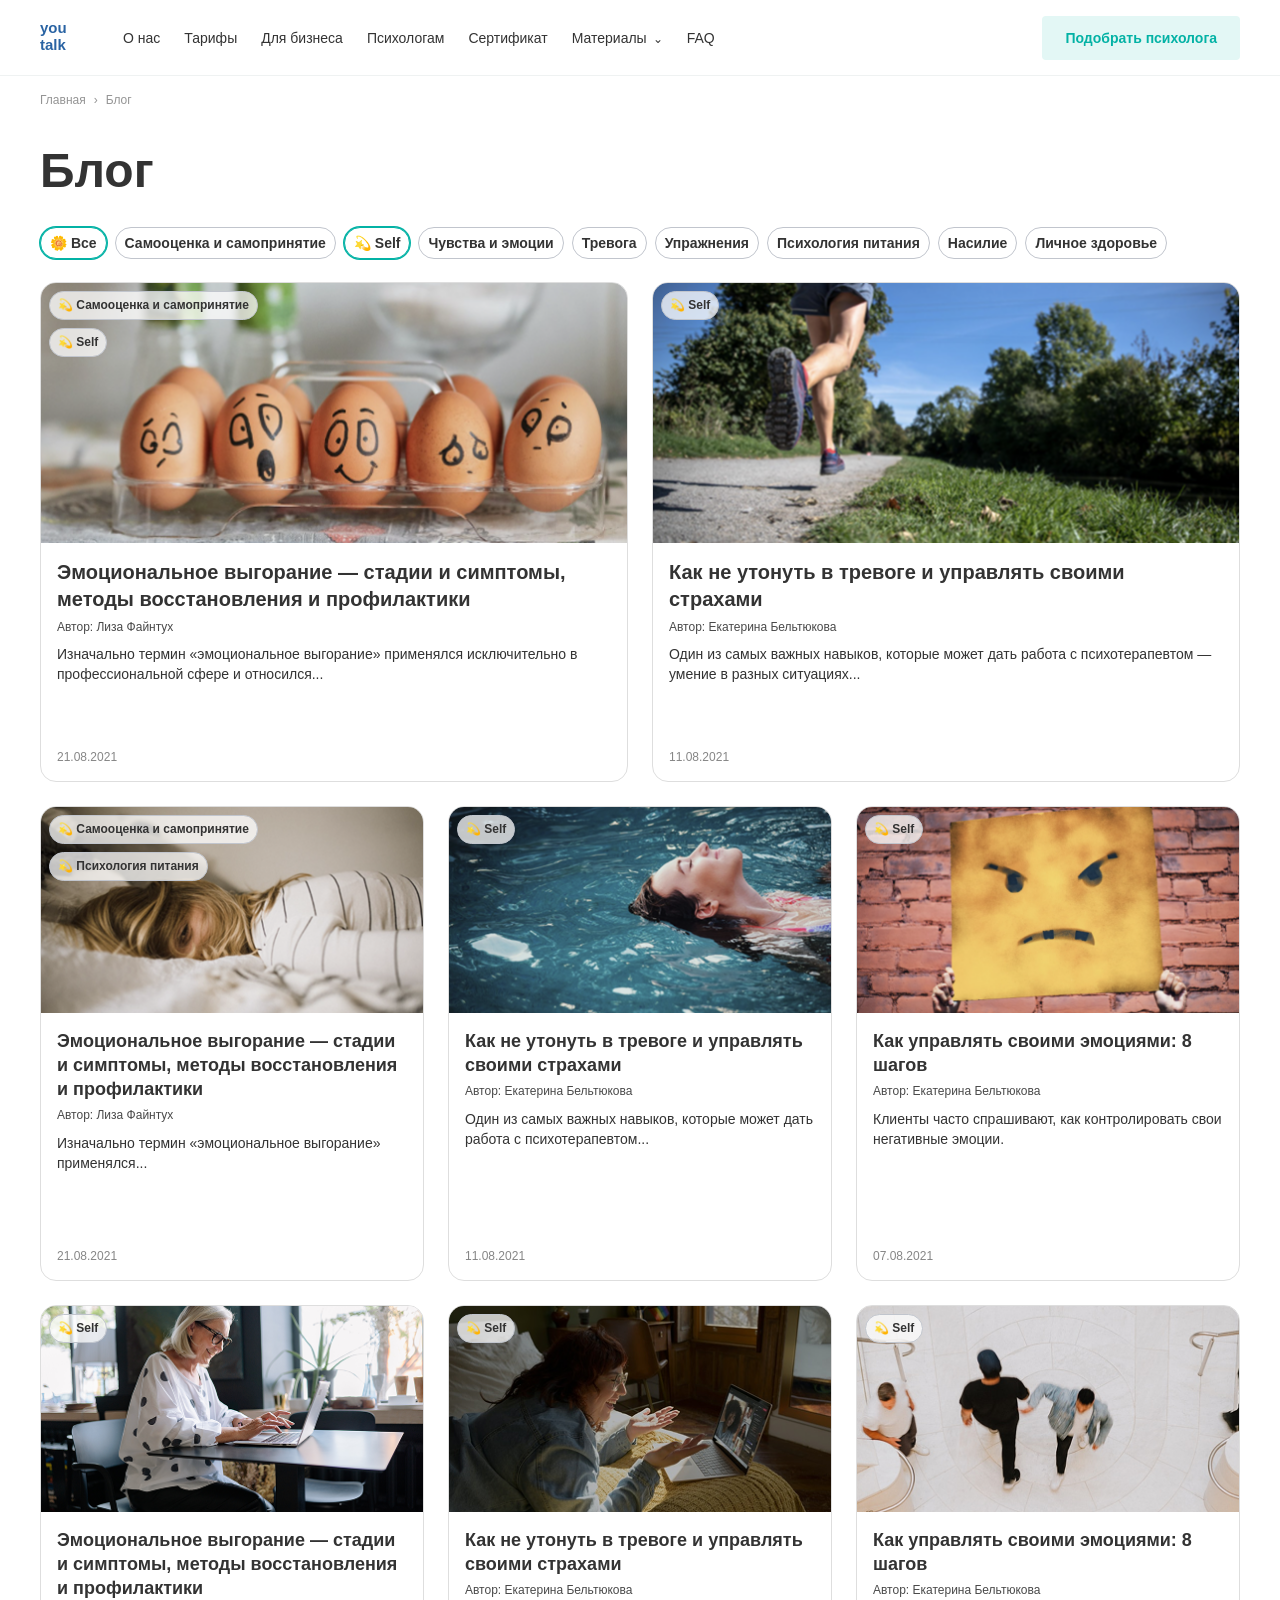
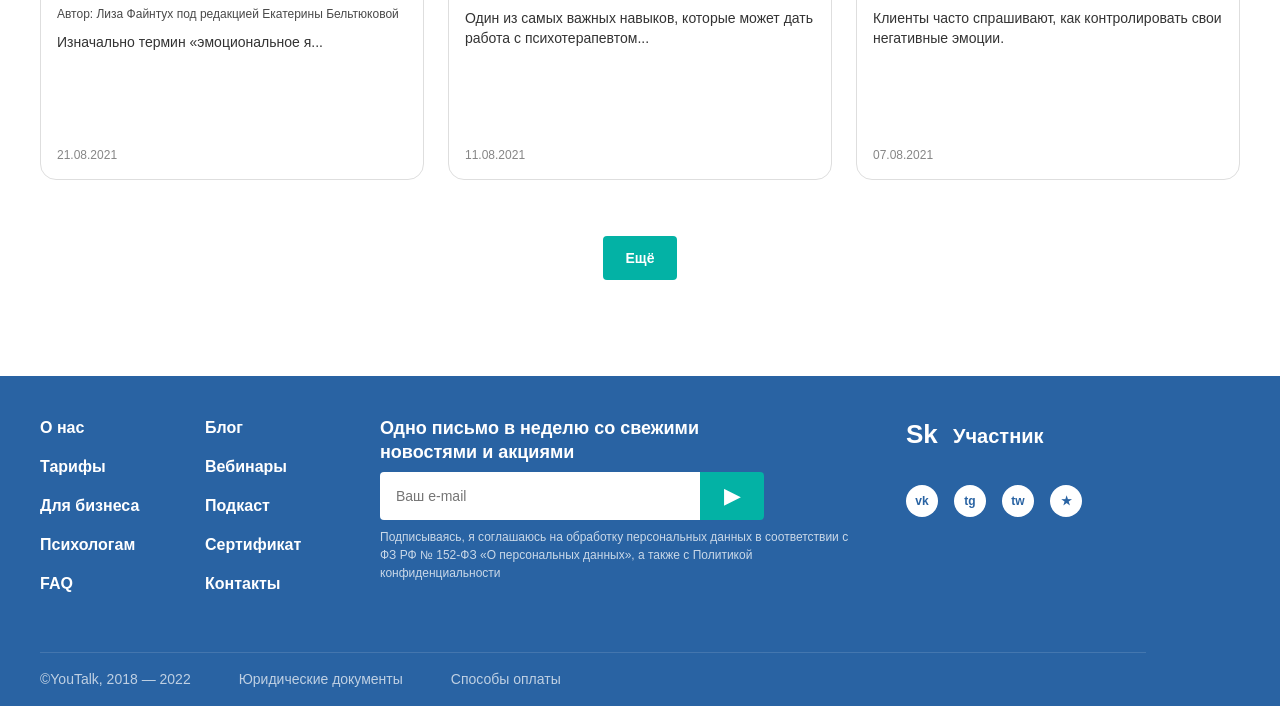
<file: index.html>
<!DOCTYPE html>
<html lang="ru">
<head>
  <meta charset="UTF-8">
  <meta name="viewport" content="width=device-width, initial-scale=1.0">
  <title>Блог — YouTalk</title>
  <link rel="stylesheet" href="css/styles.css">
</head>
<body class="page">
  <header class="header">
    <div class="container header__container">
      <a class="header__logo" href="blog.html" aria-label="На главную YouTalk"><img src="assets/icons/logo.svg" alt="YouTalk" width="55" height="38"></a>
      <nav class="header__nav" aria-label="Основная навигация">
        <ul class="header__list">
          <li><a class="header__link" href="#">О нас</a></li><li><a class="header__link" href="#">Тарифы</a></li><li><a class="header__link" href="#">Для бизнеса</a></li><li><a class="header__link" href="#">Психологам</a></li><li><a class="header__link" href="#">Сертификат</a></li><li><a class="header__link header__link--drop" href="#">Материалы</a></li><li><a class="header__link" href="#">FAQ</a></li>
        </ul>
      </nav>
      <button class="button button--light header__cta" type="button">Подобрать психолога</button>
      <button class="header__burger" type="button" aria-label="Открыть меню" aria-expanded="false"><span></span></button>
    </div>
  </header>

  <main class="main blog-main">
    <div class="container">
      <nav class="breadcrumbs" aria-label="Хлебные крошки"><a href="blog.html">Главная</a><span aria-hidden="true">›</span><span aria-current="page">Блог</span></nav>
      <h1 class="blog-main__title">Блог</h1>
      <section class="filters" aria-label="Фильтр статей">
        <button class="filters__button filters__button--active" type="button">🌼 Все</button>
        <button class="filters__button" type="button">Самооценка и самопринятие</button>
        <button class="filters__button filters__button--active" type="button">💫 Self</button>
        <button class="filters__button" type="button">Чувства и эмоции</button>
        <button class="filters__button" type="button">Тревога</button>
        <button class="filters__button" type="button">Упражнения</button>
        <button class="filters__button" type="button">Психология питания</button>
        <button class="filters__button" type="button">Насилие</button>
        <button class="filters__button" type="button">Личное здоровье</button>
      </section>

      <section class="articles" aria-label="Список статей">
        <div class="articles__grid">
          <article class="card card--large"><a class="card__image-link" href="article.html"><img class="card__image" src="assets/images/eggs.png" alt="Куриные яйца с нарисованными лицами"></a><div class="card__tags"><span class="tag">💫 Самооценка и самопринятие</span><span class="tag">💫 Self</span></div><div class="card__body"><h2 class="card__title"><a href="article.html">Эмоциональное выгорание — стадии и симптомы, методы восстановления и профилактики</a></h2><p class="card__author">Автор: Лиза Файнтух</p><p class="card__text">Изначально термин «эмоциональное выгорание» применялся исключительно в профессиональной сфере и относился...</p><time class="card__date" datetime="2021-08-21">21.08.2021</time></div></article>
          <article class="card card--large"><a class="card__image-link" href="article.html"><img class="card__image" src="assets/images/runner.png" alt="Спортсмен бежит по дорожке в парке"></a><div class="card__tags"><span class="tag">💫 Self</span></div><div class="card__body"><h2 class="card__title"><a href="article.html">Как не утонуть в тревоге и управлять своими страхами</a></h2><p class="card__author">Автор: Екатерина Бельтюкова</p><p class="card__text">Один из самых важных навыков, которые может дать работа с психотерапевтом — умение в разных ситуациях...</p><time class="card__date" datetime="2021-08-11">11.08.2021</time></div></article>
          <article class="card"><img class="card__image" src="assets/images/sleep.png" alt="Девушка спит на подушке"><div class="card__tags"><span class="tag">💫 Самооценка и самопринятие</span><span class="tag">💫 Психология питания</span></div><div class="card__body"><h2 class="card__title"><a href="article.html">Эмоциональное выгорание — стадии и симптомы, методы восстановления и профилактики</a></h2><p class="card__author">Автор: Лиза Файнтух</p><p class="card__text">Изначально термин «эмоциональное выгорание» применялся...</p><time class="card__date">21.08.2021</time></div></article>
          <article class="card"><img class="card__image" src="assets/images/swim.png" alt="Девушка плавает в воде"><div class="card__tags"><span class="tag">💫 Self</span></div><div class="card__body"><h2 class="card__title"><a href="article.html">Как не утонуть в тревоге и управлять своими страхами</a></h2><p class="card__author">Автор: Екатерина Бельтюкова</p><p class="card__text">Один из самых важных навыков, которые может дать работа с психотерапевтом...</p><time class="card__date">11.08.2021</time></div></article>
          <article class="card"><img class="card__image" src="assets/images/angry.png" alt="Лист бумаги со злым смайлом"><div class="card__tags"><span class="tag">💫 Self</span></div><div class="card__body"><h2 class="card__title"><a href="article.html">Как управлять своими эмоциями: 8 шагов</a></h2><p class="card__author">Автор: Екатерина Бельтюкова</p><p class="card__text">Клиенты часто спрашивают, как контролировать свои негативные эмоции.</p><time class="card__date">07.08.2021</time></div></article>
          <article class="card"><img class="card__image" src="assets/images/laptop.png" alt="Женщина работает за ноутбуком"><div class="card__tags"><span class="tag">💫 Self</span></div><div class="card__body"><h2 class="card__title"><a href="article.html">Эмоциональное выгорание — стадии и симптомы, методы восстановления и профилактики</a></h2><p class="card__author">Автор: Лиза Файнтух под редакцией Екатерины Бельтюковой</p><p class="card__text">Изначально термин «эмоциональное я...</p><time class="card__date">21.08.2021</time></div></article>
          <article class="card"><img class="card__image" src="assets/images/video.png" alt="Девушка общается по видеосвязи"><div class="card__tags"><span class="tag">💫 Self</span></div><div class="card__body"><h2 class="card__title"><a href="article.html">Как не утонуть в тревоге и управлять своими страхами</a></h2><p class="card__author">Автор: Екатерина Бельтюкова</p><p class="card__text">Один из самых важных навыков, которые может дать работа с психотерапевтом...</p><time class="card__date">11.08.2021</time></div></article>
          <article class="card"><img class="card__image" src="assets/images/people-top.png" alt="Люди отражаются в зеркале сверху"><div class="card__tags"><span class="tag">💫 Self</span></div><div class="card__body"><h2 class="card__title"><a href="article.html">Как управлять своими эмоциями: 8 шагов</a></h2><p class="card__author">Автор: Екатерина Бельтюкова</p><p class="card__text">Клиенты часто спрашивают, как контролировать свои негативные эмоции.</p><time class="card__date">07.08.2021</time></div></article>
        </div>
        <div class="articles__more"><button class="button button--primary" type="button">Ещё</button></div>
      </section>
    </div>
  </main>

  <footer class="footer">
    <div class="container footer__container">
      <nav class="footer__nav" aria-label="Навигация в подвале"><ul><li><a href="#">О нас</a></li><li><a href="#">Тарифы</a></li><li><a href="#">Для бизнеса</a></li><li><a href="#">Психологам</a></li><li><a href="#">FAQ</a></li></ul><ul><li><a href="blog.html">Блог</a></li><li><a href="#">Вебинары</a></li><li><a href="#">Подкаст</a></li><li><a href="#">Сертификат</a></li><li><a href="#">Контакты</a></li></ul></nav>
      <section class="footer__subscribe" aria-label="Подписка"><h2>Одно письмо в неделю со свежими новостями и акциями</h2><form class="footer__form"><label class="visually-hidden" for="email">Ваш e-mail</label><input id="email" type="email" placeholder="Ваш e-mail"><button type="submit" aria-label="Подписаться">▶</button></form><p>Подписываясь, я соглашаюсь на обработку персональных данных в соответствии с ФЗ РФ № 152-ФЗ «О персональных данных», а также с Политикой конфиденциальности</p></section>
      <section class="footer__social" aria-label="Социальные сети"><div class="footer__sk">Sk <span>Участник</span></div><div class="footer__icons"><a href="#" aria-label="ВКонтакте">vk</a><a href="#" aria-label="Telegram">tg</a><a href="#" aria-label="Twitter">tw</a><a href="#" aria-label="Дзен">★</a></div></section>
      <div class="footer__bottom"><span>©YouTalk, 2018 — 2022</span><a href="#">Юридические документы</a><a href="#">Способы оплаты</a></div>
    </div>
  </footer>
  <script src="js/script.js"></script>
</body>
</html>
</file>
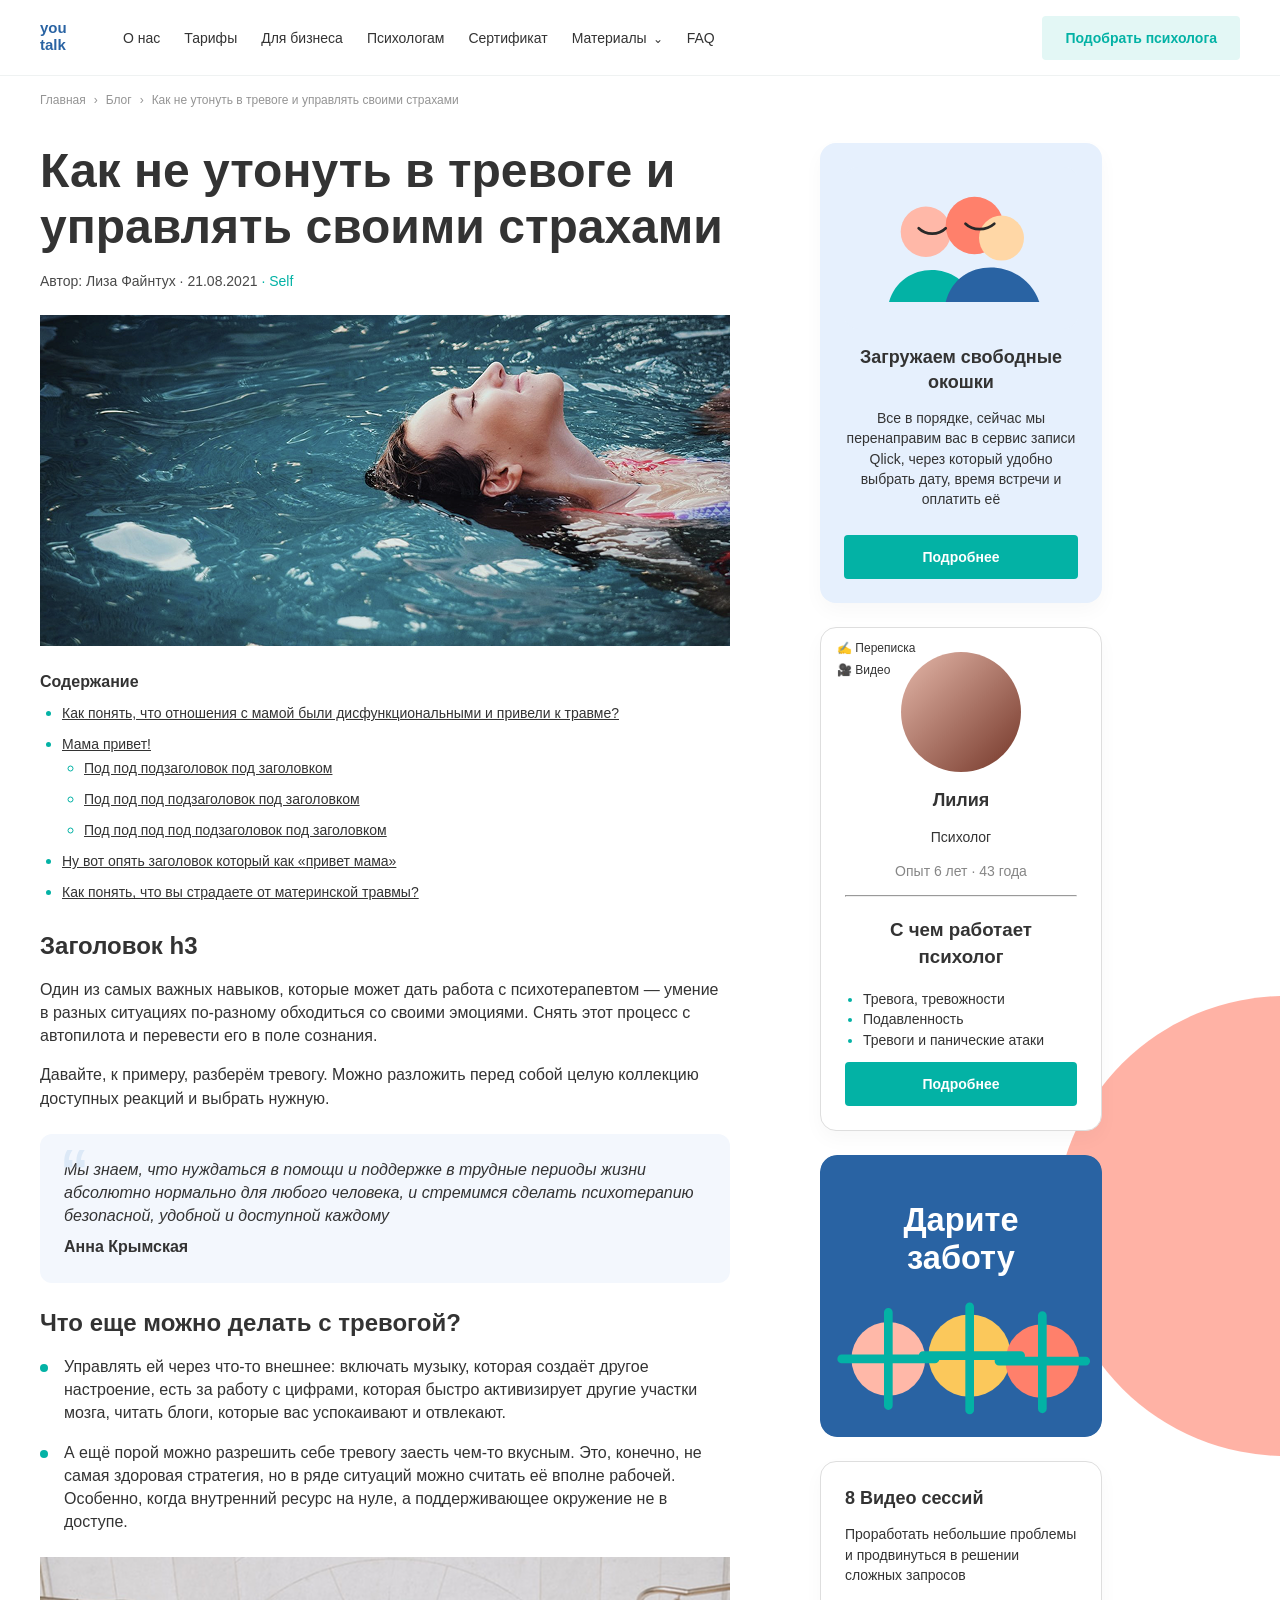
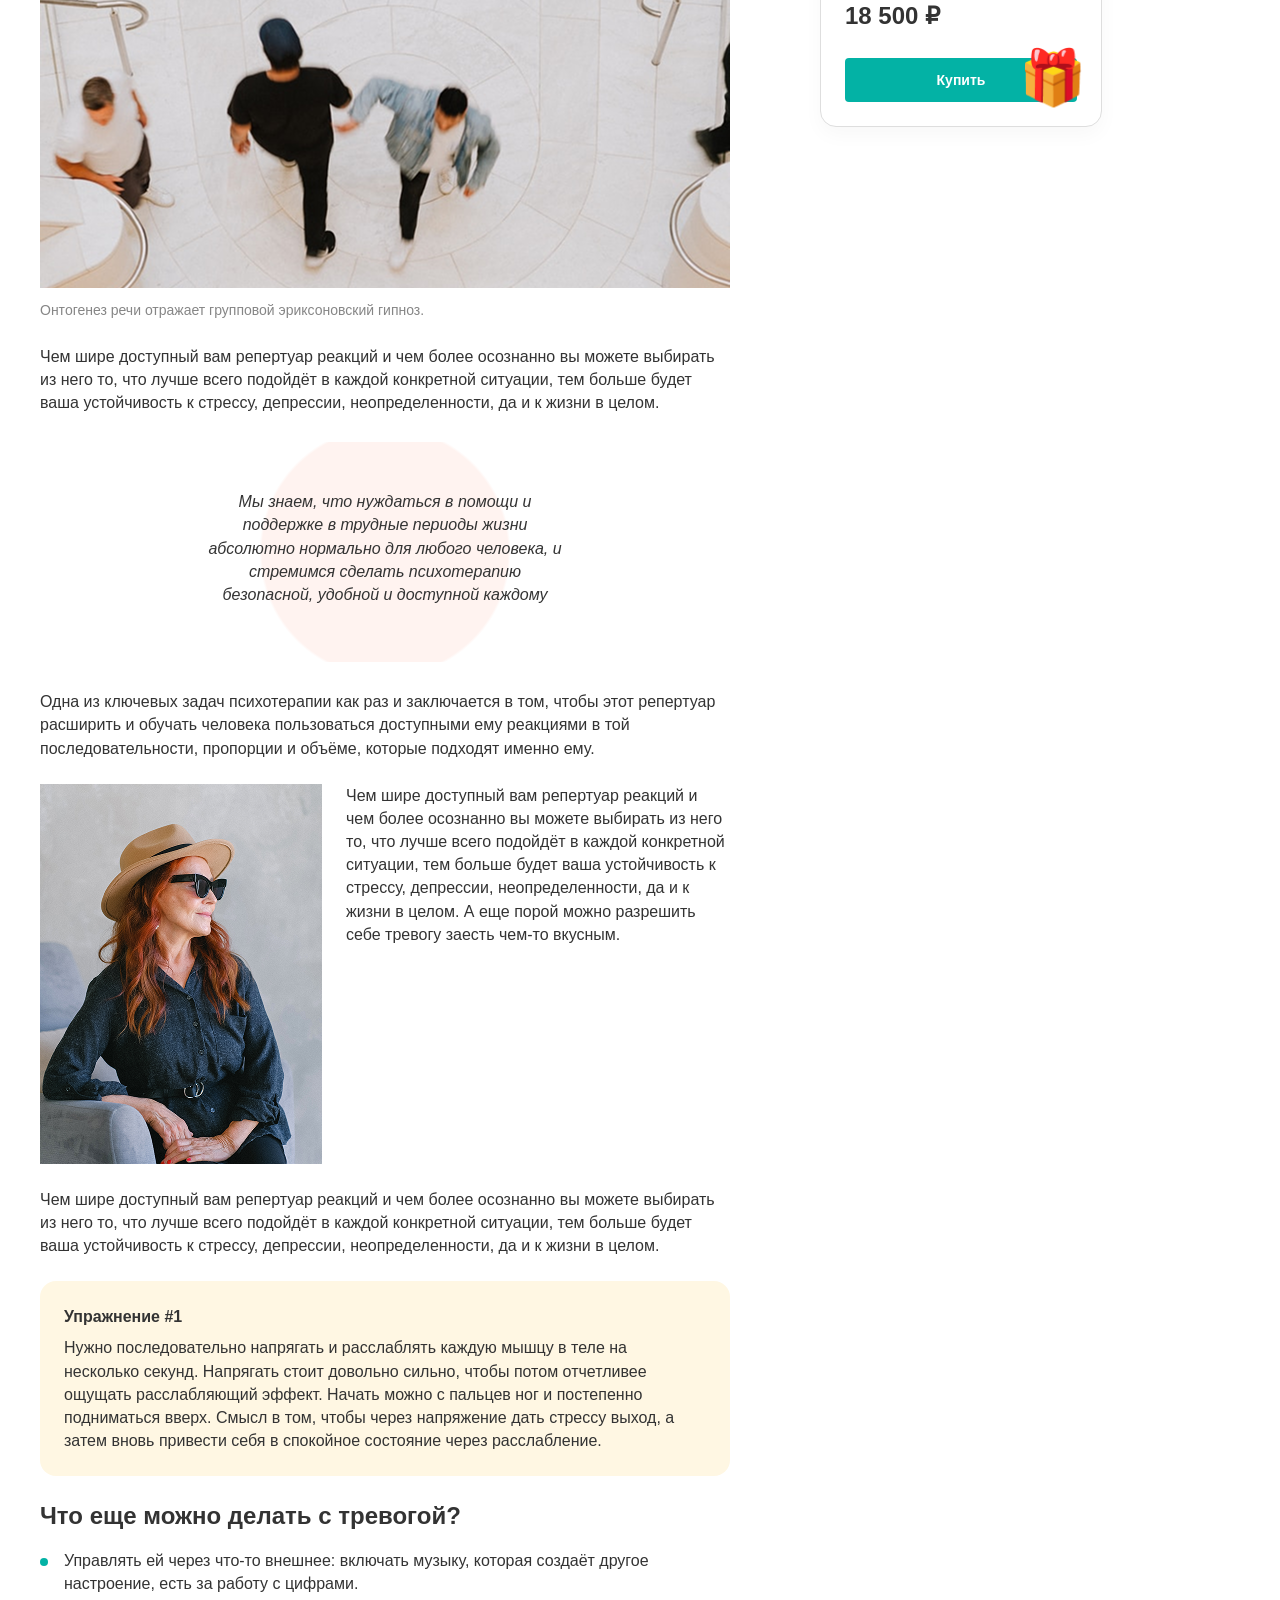
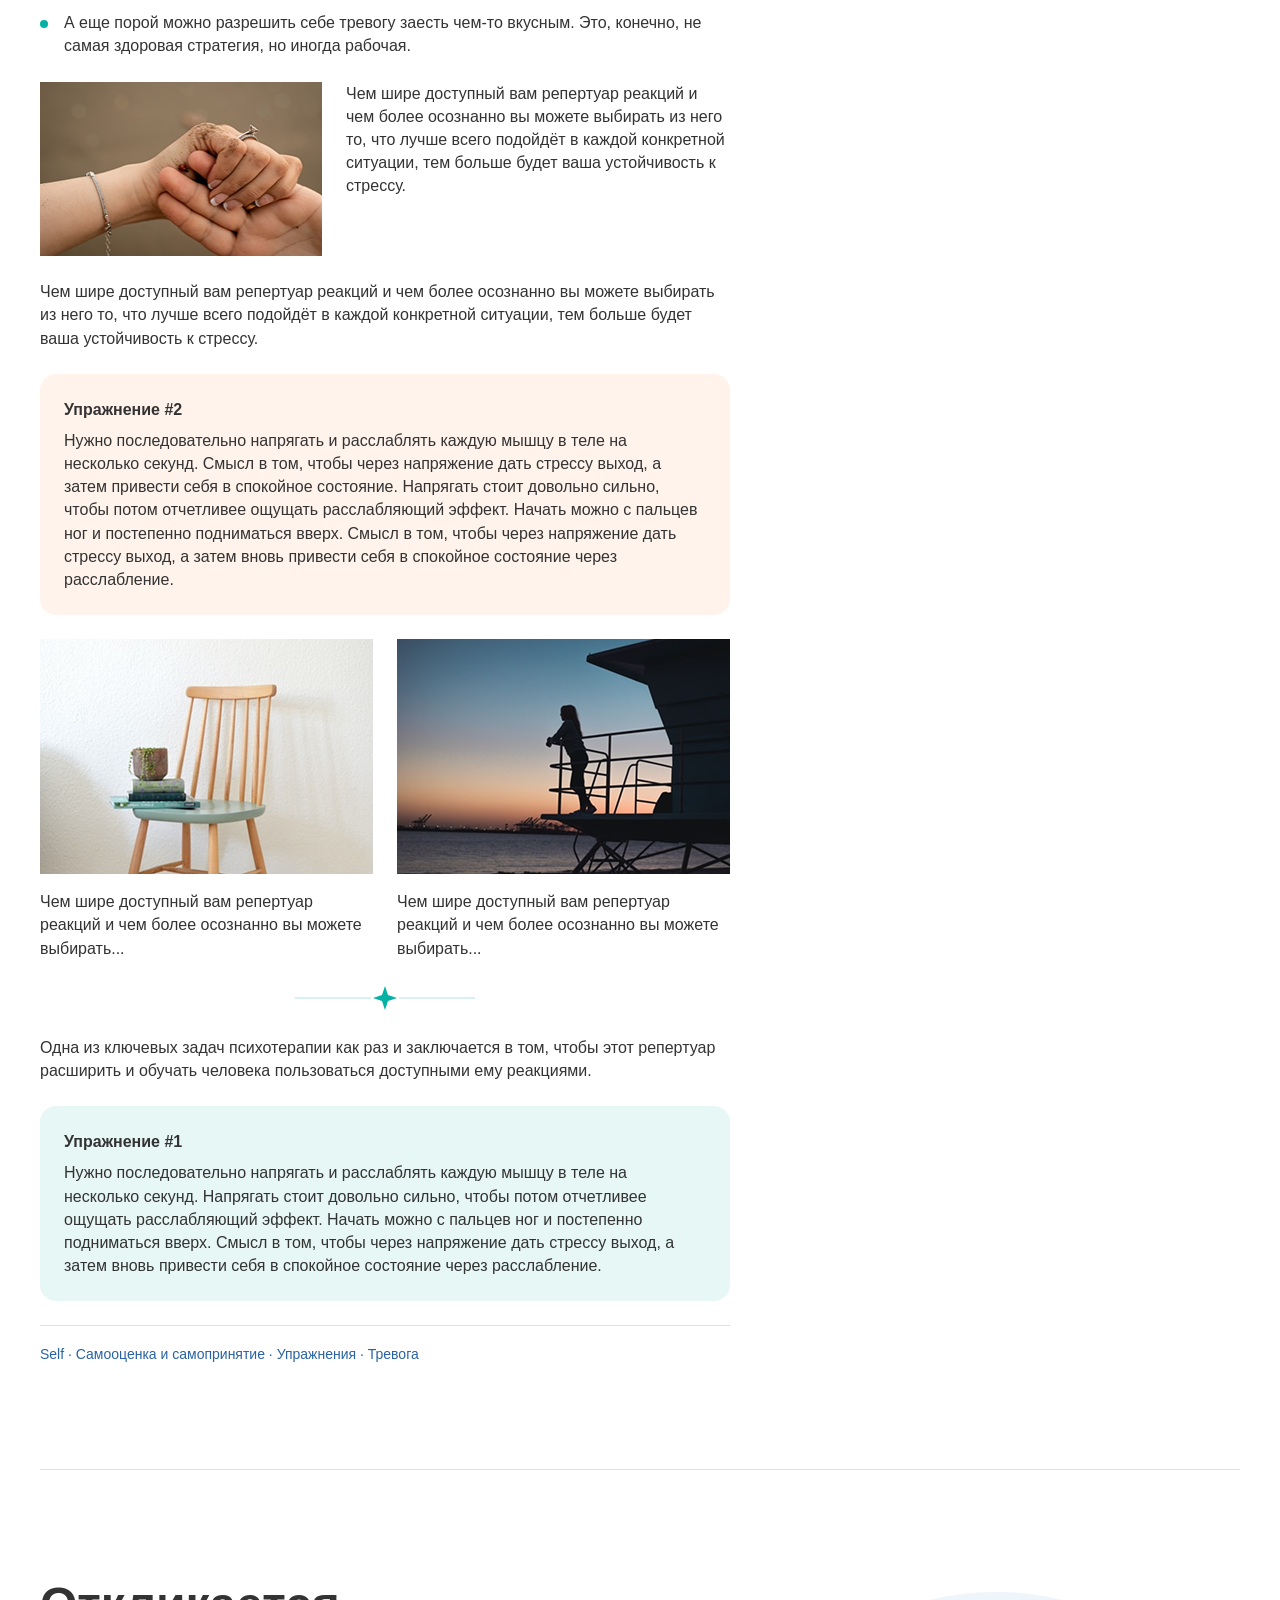
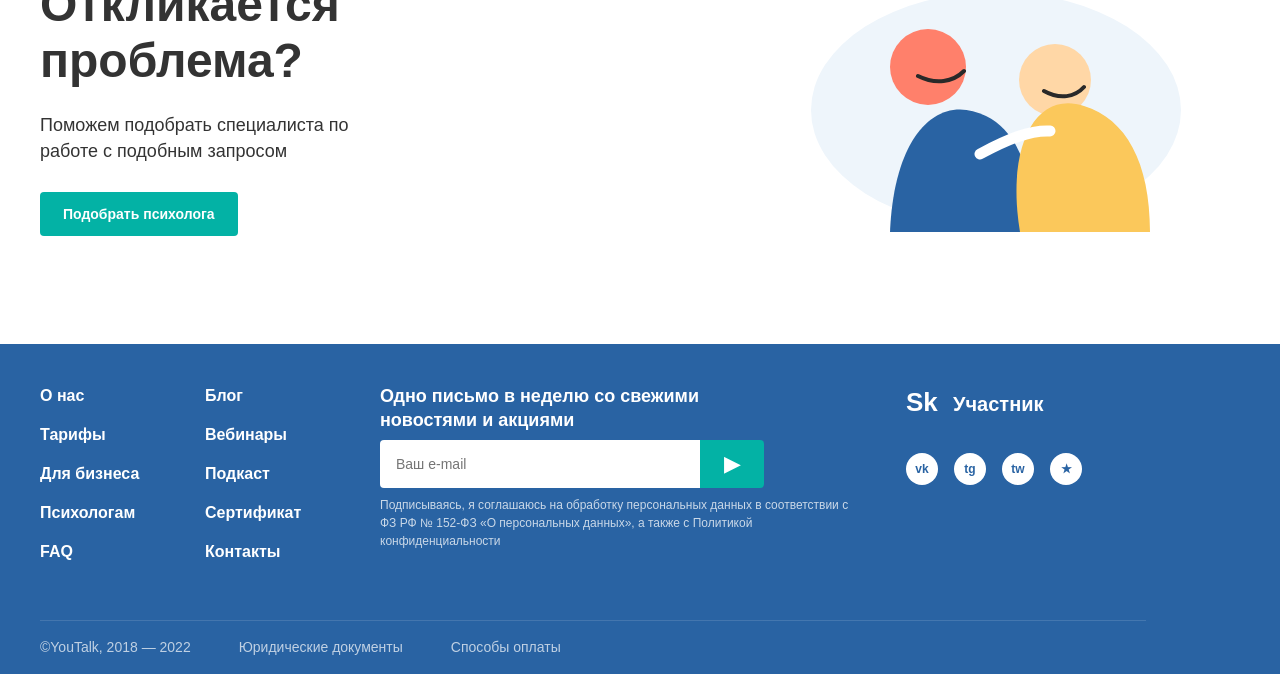
<file: article.html>
<!DOCTYPE html>
<html lang="ru">
<head>
  <meta charset="UTF-8">
  <meta name="viewport" content="width=device-width, initial-scale=1.0">
  <title>Как не утонуть в тревоге — YouTalk</title>
  <link rel="stylesheet" href="css/styles.css">
</head>
<body class="page article-page">
<header class="header">
  <div class="container header__container">
    <a class="header__logo" href="blog.html" aria-label="На главную YouTalk"><img src="assets/icons/logo.svg" alt="YouTalk" width="55" height="38"></a>
    <nav class="header__nav" aria-label="Основная навигация"><ul class="header__list"><li><a class="header__link" href="#">О нас</a></li><li><a class="header__link" href="#">Тарифы</a></li><li><a class="header__link" href="#">Для бизнеса</a></li><li><a class="header__link" href="#">Психологам</a></li><li><a class="header__link" href="#">Сертификат</a></li><li><a class="header__link header__link--drop" href="#">Материалы</a></li><li><a class="header__link" href="#">FAQ</a></li></ul></nav>
    <button class="button button--light header__cta" type="button">Подобрать психолога</button>
    <button class="header__burger" type="button" aria-label="Открыть меню" aria-expanded="false"><span></span></button>
  </div>
</header>

<main class="main article-main">
  <div class="container">
    <nav class="breadcrumbs" aria-label="Хлебные крошки"><a href="blog.html">Главная</a><span>›</span><a href="blog.html">Блог</a><span>›</span><span aria-current="page">Как не утонуть в тревоге и управлять своими страхами</span></nav>
    <div class="article-layout">
      <article class="post">
        <header class="post__header">
          <h1 class="post__title">Как не утонуть в тревоге и управлять своими страхами</h1>
          <p class="post__meta">Автор: Лиза Файнтух · <time datetime="2021-08-21">21.08.2021</time> <span class="post__topic">· Self</span></p>
          <img class="post__hero" src="assets/images/article-water.png" alt="Девушка лежит на воде в бассейне">
        </header>

        <nav class="toc" aria-label="Содержание статьи"><h2 class="toc__title">Содержание</h2><ul class="toc__list"><li><a href="#section-1">Как понять, что отношения с мамой были дисфункциональными и привели к травме?</a></li><li><a href="#section-2">Мама привет!</a><ul><li><a href="#section-2">Под под подзаголовок под заголовком</a></li><li><a href="#section-2">Под под под подзаголовок под заголовком</a></li></li><li><a href="#section-2">Под под под под подзаголовок под заголовком</a></li></ul></li><li><a href="#section-3">Ну вот опять заголовок который как «привет мама»</a></li><li><a href="#section-4">Как понять, что вы страдаете от материнской травмы?</a></li></ul></nav>

        <section class="post__section" id="section-1"><h2>Заголовок h3</h2><p>Один из самых важных навыков, которые может дать работа с психотерапевтом — умение в разных ситуациях по-разному обходиться со своими эмоциями. Снять этот процесс с автопилота и перевести его в поле сознания.</p><p>Давайте, к примеру, разберём тревогу. Можно разложить перед собой целую коллекцию доступных реакций и выбрать нужную.</p><blockquote class="quote quote--blue"><p>Мы знаем, что нуждаться в помощи и поддержке в трудные периоды жизни абсолютно нормально для любого человека, и стремимся сделать психотерапию безопасной, удобной и доступной каждому</p><cite>Анна Крымская</cite></blockquote></section>

        <section class="post__section" id="section-2"><h2>Что еще можно делать с тревогой?</h2><ul class="post__list"><li>Управлять ей через что-то внешнее: включать музыку, которая создаёт другое настроение, есть за работу с цифрами, которая быстро активизирует другие участки мозга, читать блоги, которые вас успокаивают и отвлекают.</li><li>А ещё порой можно разрешить себе тревогу заесть чем-то вкусным. Это, конечно, не самая здоровая стратегия, но в ряде ситуаций можно считать её вполне рабочей. Особенно, когда внутренний ресурс на нуле, а поддерживающее окружение не в доступе.</li></ul><figure class="post__figure"><img src="assets/images/article-people.png" alt="Люди в светлом помещении вид сверху"><figcaption>Онтогенез речи отражает групповой эриксоновский гипноз.</figcaption></figure><p>Чем шире доступный вам репертуар реакций и чем более осознанно вы можете выбирать из него то, что лучше всего подойдёт в каждой конкретной ситуации, тем больше будет ваша устойчивость к стрессу, депрессии, неопределенности, да и к жизни в целом.</p><blockquote class="quote quote--circle"><p>Мы знаем, что нуждаться в помощи и поддержке в трудные периоды жизни абсолютно нормально для любого человека, и стремимся сделать психотерапию безопасной, удобной и доступной каждому</p></blockquote></section>

        <section class="post__section" id="section-3"><p>Одна из ключевых задач психотерапии как раз и заключается в том, чтобы этот репертуар расширить и обучать человека пользоваться доступными ему реакциями в той последовательности, пропорции и объёме, которые подходят именно ему.</p><div class="post__media"><img src="assets/images/article-woman.png" alt="Женщина в шляпе сидит на диване"><p>Чем шире доступный вам репертуар реакций и чем более осознанно вы можете выбирать из него то, что лучше всего подойдёт в каждой конкретной ситуации, тем больше будет ваша устойчивость к стрессу, депрессии, неопределенности, да и к жизни в целом. А еще порой можно разрешить себе тревогу заесть чем-то вкусным.</p></div><p>Чем шире доступный вам репертуар реакций и чем более осознанно вы можете выбирать из него то, что лучше всего подойдёт в каждой конкретной ситуации, тем больше будет ваша устойчивость к стрессу, депрессии, неопределенности, да и к жизни в целом.</p><section class="exercise exercise--yellow"><h3>Упражнение #1</h3><p>Нужно последовательно напрягать и расслаблять каждую мышцу в теле на несколько секунд. Напрягать стоит довольно сильно, чтобы потом отчетливее ощущать расслабляющий эффект. Начать можно с пальцев ног и постепенно подниматься вверх. Смысл в том, чтобы через напряжение дать стрессу выход, а затем вновь привести себя в спокойное состояние через расслабление.</p></section></section>

        <section class="post__section" id="section-4"><h2>Что еще можно делать с тревогой?</h2><ul class="post__list"><li>Управлять ей через что-то внешнее: включать музыку, которая создаёт другое настроение, есть за работу с цифрами.</li><li>А еще порой можно разрешить себе тревогу заесть чем-то вкусным. Это, конечно, не самая здоровая стратегия, но иногда рабочая.</li></ul><div class="post__media"><img src="assets/images/article-hands.png" alt="Руки лежат одна на другой"><p>Чем шире доступный вам репертуар реакций и чем более осознанно вы можете выбирать из него то, что лучше всего подойдёт в каждой конкретной ситуации, тем больше будет ваша устойчивость к стрессу.</p></div><p>Чем шире доступный вам репертуар реакций и чем более осознанно вы можете выбирать из него то, что лучше всего подойдёт в каждой конкретной ситуации, тем больше будет ваша устойчивость к стрессу.</p><section class="exercise exercise--pink"><h3>Упражнение #2</h3><p>Нужно последовательно напрягать и расслаблять каждую мышцу в теле на несколько секунд. Смысл в том, чтобы через напряжение дать стрессу выход, а затем привести себя в спокойное состояние. Напрягать стоит довольно сильно, чтобы потом отчетливее ощущать расслабляющий эффект. Начать можно с пальцев ног и постепенно подниматься вверх. Смысл в том, чтобы через напряжение дать стрессу выход, а затем вновь привести себя в спокойное состояние через расслабление.</p></section><div class="post__columns"><figure><img src="assets/images/article-chair.png" alt="Стул с книгами"><figcaption>Чем шире доступный вам репертуар реакций и чем более осознанно вы можете выбирать...</figcaption></figure><figure><img src="assets/images/article-sunset.png" alt="Силуэт человека на закате"><figcaption>Чем шире доступный вам репертуар реакций и чем более осознанно вы можете выбирать...</figcaption></figure></div><div class="post__spark"><img src="assets/icons/spark.svg" alt="" aria-hidden="true"></div><p>Одна из ключевых задач психотерапии как раз и заключается в том, чтобы этот репертуар расширить и обучать человека пользоваться доступными ему реакциями.</p><section class="exercise exercise--green"><h3>Упражнение #1</h3><p>Нужно последовательно напрягать и расслаблять каждую мышцу в теле на несколько секунд. Напрягать стоит довольно сильно, чтобы потом отчетливее ощущать расслабляющий эффект. Начать можно с пальцев ног и постепенно подниматься вверх. Смысл в том, чтобы через напряжение дать стрессу выход, а затем вновь привести себя в спокойное состояние через расслабление.</p></section><div class="post__tags"><a href="#">Self</a> · <a href="#">Самооценка и самопринятие</a> · <a href="#">Упражнения</a> · <a href="#">Тревога</a></div></section>
      </article>

      <aside class="sidebar" aria-label="Дополнительная информация">
        <section class="side-card side-card--center"><img src="assets/images/aside-family.svg" alt="Иллюстрация людей"><h2>Загружаем свободные окошки</h2><p>Все в порядке, сейчас мы перенаправим вас в сервис записи Qlick, через который удобно выбрать дату, время встречи и оплатить её</p><button class="button button--primary" type="button">Подробнее</button></section>
        <section class="side-card psychologist"><span class="psychologist__badge">✍ Переписка</span><span class="psychologist__badge">🎥 Видео</span><div class="psychologist__avatar"></div><h2>Лилия</h2><p>Психолог</p><p class="psychologist__exp">Опыт 6 лет · 43 года</p><hr><h3>С чем работает психолог</h3><ul><li>Тревога, тревожности</li><li>Подавленность</li><li>Тревоги и панические атаки</li></ul><button class="button button--primary" type="button">Подробнее</button></section>
        <img class="sidebar__banner" src="assets/images/gift.svg" alt="Дарите заботу">
        <section class="side-card slots"><h2>8 Видео сессий</h2><p>Проработать небольшие проблемы и продвинуться в решении сложных запросов</p><strong>18 500 ₽</strong><button class="button button--primary" type="button">Купить</button></section>
      </aside>
    </div>

    <section class="cta"><div><h2>Откликается проблема?</h2><p>Поможем подобрать специалиста по работе с подобным запросом</p><button class="button button--primary" type="button">Подобрать психолога</button></div><img src="assets/images/problem.svg" alt="Психолог разговаривает с клиентом"></section>
  </div>
</main>

<footer class="footer"><div class="container footer__container"><nav class="footer__nav" aria-label="Навигация в подвале"><ul><li><a href="#">О нас</a></li><li><a href="#">Тарифы</a></li><li><a href="#">Для бизнеса</a></li><li><a href="#">Психологам</a></li><li><a href="#">FAQ</a></li></ul><ul><li><a href="blog.html">Блог</a></li><li><a href="#">Вебинары</a></li><li><a href="#">Подкаст</a></li><li><a href="#">Сертификат</a></li><li><a href="#">Контакты</a></li></ul></nav><section class="footer__subscribe" aria-label="Подписка"><h2>Одно письмо в неделю со свежими новостями и акциями</h2><form class="footer__form"><label class="visually-hidden" for="footer-email">Ваш e-mail</label><input id="footer-email" type="email" placeholder="Ваш e-mail"><button type="submit" aria-label="Подписаться">▶</button></form><p>Подписываясь, я соглашаюсь на обработку персональных данных в соответствии с ФЗ РФ № 152-ФЗ «О персональных данных», а также с Политикой конфиденциальности</p></section><section class="footer__social" aria-label="Социальные сети"><div class="footer__sk">Sk <span>Участник</span></div><div class="footer__icons"><a href="#" aria-label="ВКонтакте">vk</a><a href="#" aria-label="Telegram">tg</a><a href="#" aria-label="Twitter">tw</a><a href="#" aria-label="Дзен">★</a></div></section><div class="footer__bottom"><span>©YouTalk, 2018 — 2022</span><a href="#">Юридические документы</a><a href="#">Способы оплаты</a></div></div></footer>
<script src="js/script.js"></script>
</body>
</html>
</file>
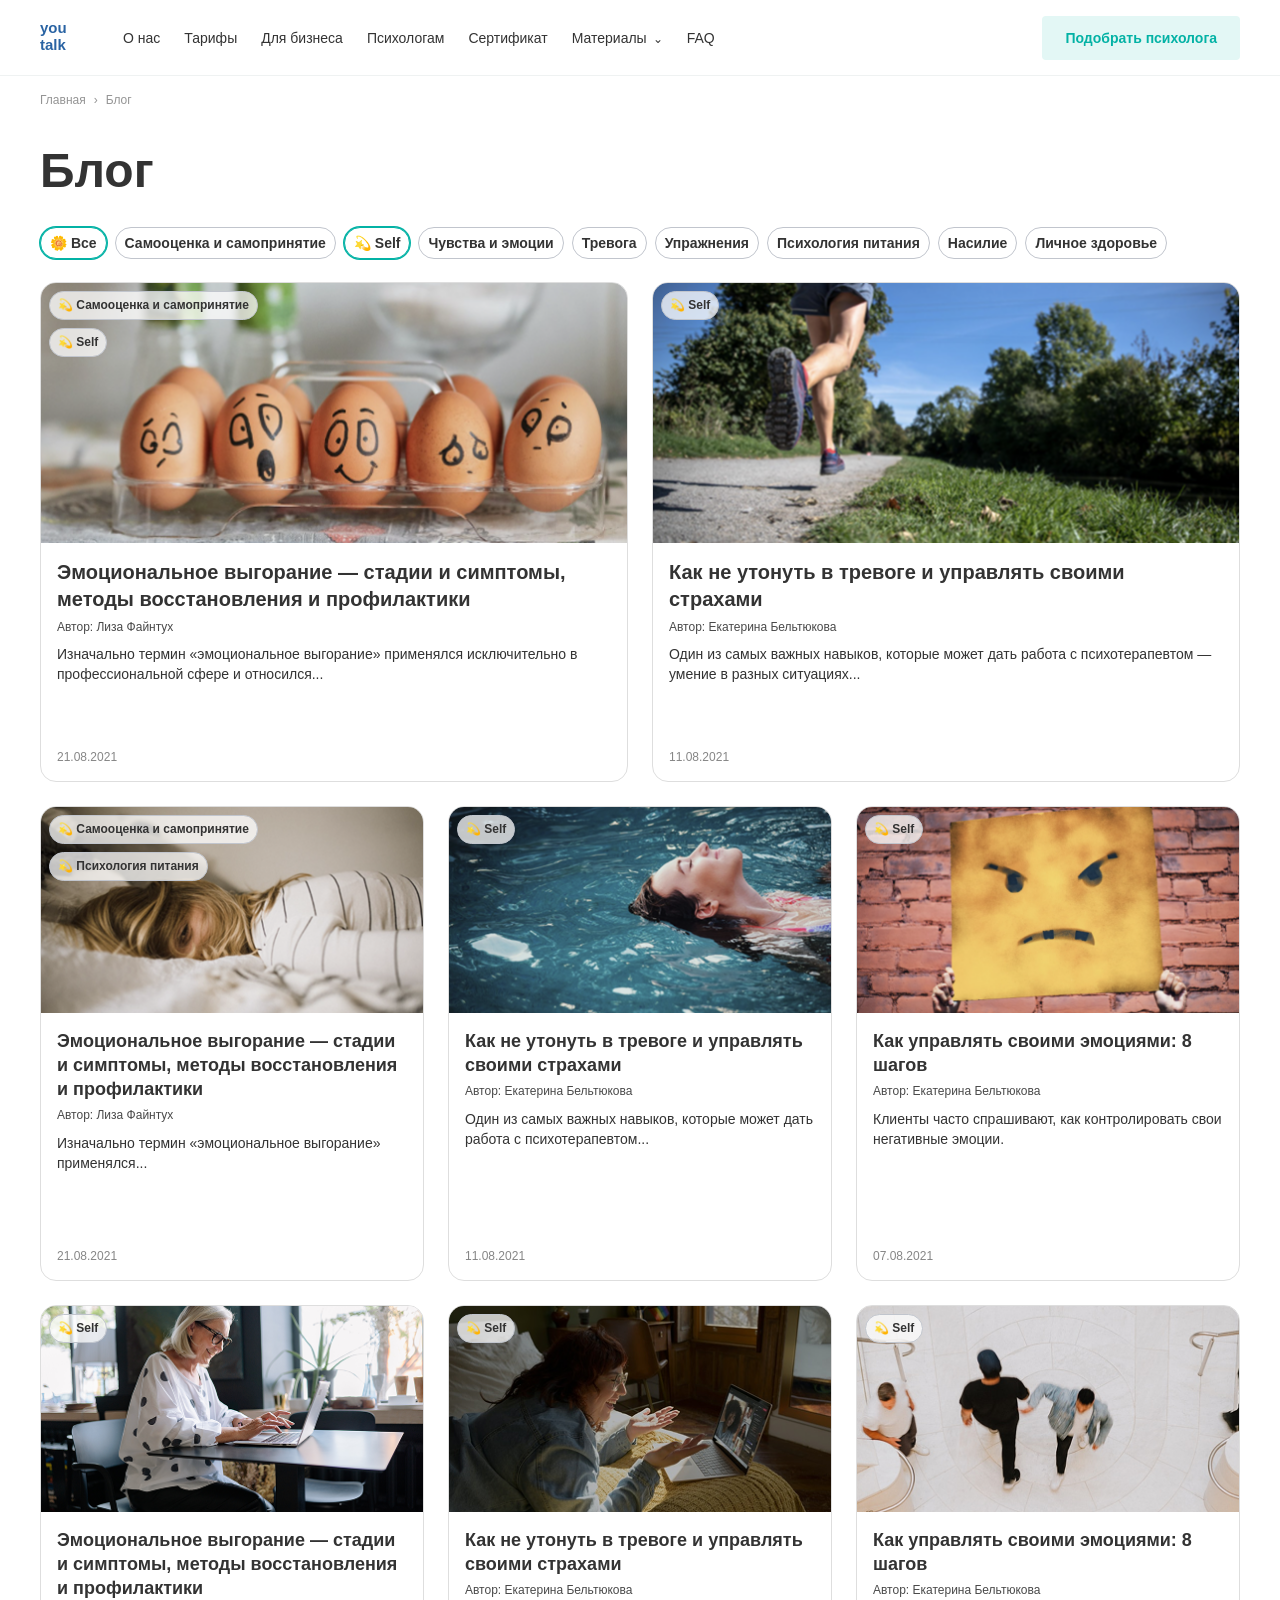
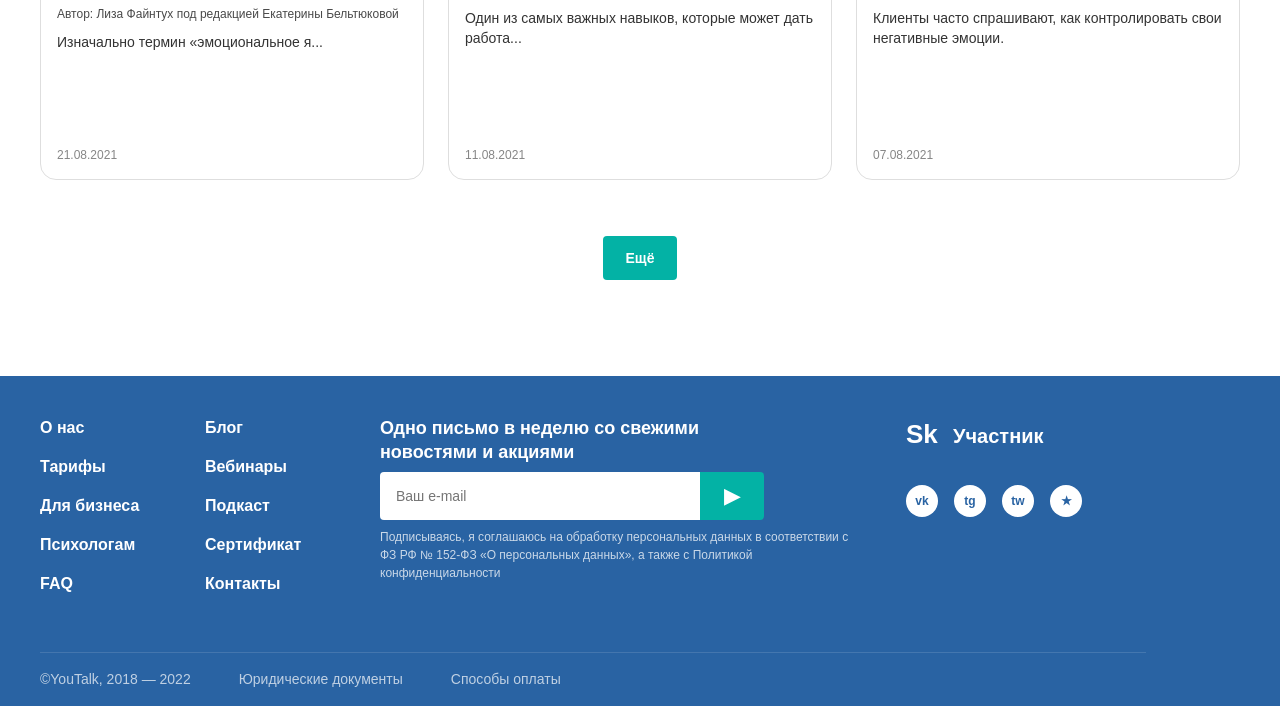
<file: blog.html>
<!DOCTYPE html>
<html lang="ru">
<head>
  <meta charset="UTF-8">
  <meta name="viewport" content="width=device-width, initial-scale=1.0">
  <title>Блог — YouTalk</title>
  <link rel="stylesheet" href="css/styles.css">
</head>
<body class="page">
  <header class="header">
    <div class="container header__container">
      <a class="header__logo" href="blog.html" aria-label="На главную YouTalk"><img src="assets/icons/logo.svg" alt="YouTalk" width="55" height="38"></a>
      <nav class="header__nav" aria-label="Основная навигация">
        <ul class="header__list">
          <li><a class="header__link" href="#">О нас</a></li><li><a class="header__link" href="#">Тарифы</a></li><li><a class="header__link" href="#">Для бизнеса</a></li><li><a class="header__link" href="#">Психологам</a></li><li><a class="header__link" href="#">Сертификат</a></li><li><a class="header__link header__link--drop" href="#">Материалы</a></li><li><a class="header__link" href="#">FAQ</a></li>
        </ul>
      </nav>
      <button class="button button--light header__cta" type="button">Подобрать психолога</button>
      <button class="header__burger" type="button" aria-label="Открыть меню" aria-expanded="false"><span></span></button>
    </div>
  </header>

  <main class="main blog-main">
    <div class="container">
      <nav class="breadcrumbs" aria-label="Хлебные крошки"><a href="blog.html">Главная</a><span aria-hidden="true">›</span><span aria-current="page">Блог</span></nav>
      <h1 class="blog-main__title">Блог</h1>
      <section class="filters" aria-label="Фильтр статей">
        <button class="filters__button filters__button--active" type="button">🌼 Все</button>
        <button class="filters__button" type="button">Самооценка и самопринятие</button>
        <button class="filters__button filters__button--active" type="button">💫 Self</button>
        <button class="filters__button" type="button">Чувства и эмоции</button>
        <button class="filters__button" type="button">Тревога</button>
        <button class="filters__button" type="button">Упражнения</button>
        <button class="filters__button" type="button">Психология питания</button>
        <button class="filters__button" type="button">Насилие</button>
        <button class="filters__button" type="button">Личное здоровье</button>
      </section>

      <section class="articles" aria-label="Список статей">
        <div class="articles__grid">
          <article class="card card--large"><a class="card__image-link" href="article.html"><img class="card__image" src="assets/images/eggs.png" alt="Куриные яйца с нарисованными лицами"></a><div class="card__tags"><span class="tag">💫 Самооценка и самопринятие</span><span class="tag">💫 Self</span></div><div class="card__body"><h2 class="card__title"><a href="article.html">Эмоциональное выгорание — стадии и симптомы, методы восстановления и профилактики</a></h2><p class="card__author">Автор: Лиза Файнтух</p><p class="card__text">Изначально термин «эмоциональное выгорание» применялся исключительно в профессиональной сфере и относился...</p><time class="card__date" datetime="2021-08-21">21.08.2021</time></div></article>
          <article class="card card--large"><a class="card__image-link" href="article.html"><img class="card__image" src="assets/images/runner.png" alt="Спортсмен бежит по дорожке в парке"></a><div class="card__tags"><span class="tag">💫 Self</span></div><div class="card__body"><h2 class="card__title"><a href="article.html">Как не утонуть в тревоге и управлять своими страхами</a></h2><p class="card__author">Автор: Екатерина Бельтюкова</p><p class="card__text">Один из самых важных навыков, которые может дать работа с психотерапевтом — умение в разных ситуациях...</p><time class="card__date" datetime="2021-08-11">11.08.2021</time></div></article>
          <article class="card"><img class="card__image" src="assets/images/sleep.png" alt="Девушка спит на подушке"><div class="card__tags"><span class="tag">💫 Самооценка и самопринятие</span><span class="tag">💫 Психология питания</span></div><div class="card__body"><h2 class="card__title"><a href="article.html">Эмоциональное выгорание — стадии и симптомы, методы восстановления и профилактики</a></h2><p class="card__author">Автор: Лиза Файнтух</p><p class="card__text">Изначально термин «эмоциональное выгорание» применялся...</p><time class="card__date">21.08.2021</time></div></article>
          <article class="card"><img class="card__image" src="assets/images/swim.png" alt="Девушка плавает в воде"><div class="card__tags"><span class="tag">💫 Self</span></div><div class="card__body"><h2 class="card__title"><a href="article.html">Как не утонуть в тревоге и управлять своими страхами</a></h2><p class="card__author">Автор: Екатерина Бельтюкова</p><p class="card__text">Один из самых важных навыков, которые может дать работа с психотерапевтом...</p><time class="card__date">11.08.2021</time></div></article>
          <article class="card"><img class="card__image" src="assets/images/angry.png" alt="Лист бумаги со злым смайлом"><div class="card__tags"><span class="tag">💫 Self</span></div><div class="card__body"><h2 class="card__title"><a href="article.html">Как управлять своими эмоциями: 8 шагов</a></h2><p class="card__author">Автор: Екатерина Бельтюкова</p><p class="card__text">Клиенты часто спрашивают, как контролировать свои негативные эмоции.</p><time class="card__date">07.08.2021</time></div></article>
          <article class="card"><img class="card__image" src="assets/images/laptop.png" alt="Женщина работает за ноутбуком"><div class="card__tags"><span class="tag">💫 Self</span></div><div class="card__body"><h2 class="card__title"><a href="article.html">Эмоциональное выгорание — стадии и симптомы, методы восстановления и профилактики</a></h2><p class="card__author">Автор: Лиза Файнтух под редакцией Екатерины Бельтюковой</p><p class="card__text">Изначально термин «эмоциональное я...</p><time class="card__date">21.08.2021</time></div></article>
          <article class="card"><img class="card__image" src="assets/images/video.png" alt="Девушка общается по видеосвязи"><div class="card__tags"><span class="tag">💫 Self</span></div><div class="card__body"><h2 class="card__title"><a href="article.html">Как не утонуть в тревоге и управлять своими страхами</a></h2><p class="card__author">Автор: Екатерина Бельтюкова</p><p class="card__text">Один из самых важных навыков, которые может дать работа...</p><time class="card__date">11.08.2021</time></div></article>
          <article class="card"><img class="card__image" src="assets/images/people-top.png" alt="Люди отражаются в зеркале сверху"><div class="card__tags"><span class="tag">💫 Self</span></div><div class="card__body"><h2 class="card__title"><a href="article.html">Как управлять своими эмоциями: 8 шагов</a></h2><p class="card__author">Автор: Екатерина Бельтюкова</p><p class="card__text">Клиенты часто спрашивают, как контролировать свои негативные эмоции.</p><time class="card__date">07.08.2021</time></div></article>
        </div>
        <div class="articles__more"><button class="button button--primary" type="button">Ещё</button></div>
      </section>
    </div>
  </main>

  <footer class="footer">
    <div class="container footer__container">
      <nav class="footer__nav" aria-label="Навигация в подвале"><ul><li><a href="#">О нас</a></li><li><a href="#">Тарифы</a></li><li><a href="#">Для бизнеса</a></li><li><a href="#">Психологам</a></li><li><a href="#">FAQ</a></li></ul><ul><li><a href="blog.html">Блог</a></li><li><a href="#">Вебинары</a></li><li><a href="#">Подкаст</a></li><li><a href="#">Сертификат</a></li><li><a href="#">Контакты</a></li></ul></nav>
      <section class="footer__subscribe" aria-label="Подписка"><h2>Одно письмо в неделю со свежими новостями и акциями</h2><form class="footer__form"><label class="visually-hidden" for="email">Ваш e-mail</label><input id="email" type="email" placeholder="Ваш e-mail"><button type="submit" aria-label="Подписаться">▶</button></form><p>Подписываясь, я соглашаюсь на обработку персональных данных в соответствии с ФЗ РФ № 152-ФЗ «О персональных данных», а также с Политикой конфиденциальности</p></section>
      <section class="footer__social" aria-label="Социальные сети"><div class="footer__sk">Sk <span>Участник</span></div><div class="footer__icons"><a href="#" aria-label="ВКонтакте">vk</a><a href="#" aria-label="Telegram">tg</a><a href="#" aria-label="Twitter">tw</a><a href="#" aria-label="Дзен">★</a></div></section>
      <div class="footer__bottom"><span>©YouTalk, 2018 — 2022</span><a href="#">Юридические документы</a><a href="#">Способы оплаты</a></div>
    </div>
  </footer>
  <script src="js/script.js"></script>
</body>
</html>
</file>
<file: css/styles.css>
:root{--primary:#03b2a5;--primary-dark:#02998e;--text:#333;--muted:#868686;--border:#dedede;--light:#f3f7f8;--footer:#2963a3;--white:#fff;--yellow:#fff7e3;--pink:#fff3eb;--green:#e6f7f5;--container:1200px}*{box-sizing:border-box}html{scroll-behavior:smooth}body{margin:0;font-family:Arial,'Helvetica Neue',sans-serif;color:var(--text);background:#fff;line-height:1.45}.page--locked{overflow:hidden}.container{width:min(100% - 64px,var(--container));margin:0 auto}a{color:inherit}img{display:block;max-width:100%}button,a{transition:.2s ease}button:hover,a:hover{cursor:pointer}.button{border:0;border-radius:4px;font-weight:700;font-size:14px;line-height:1;padding:15px 23px;display:inline-flex;align-items:center;justify-content:center}.button--light{background:#e3f7f5;color:var(--primary)}.button--light:hover{background:#d0f1ee}.button--primary{background:var(--primary);color:#fff}.button--primary:hover{background:var(--primary-dark)}.visually-hidden{position:absolute;width:1px;height:1px;padding:0;margin:-1px;overflow:hidden;clip:rect(0,0,0,0);white-space:nowrap;border:0}.header{height:76px;border-bottom:1px solid #eff2f2;background:#fff;position:sticky;top:0;z-index:20}.header__container{height:100%;display:flex;align-items:center;gap:28px}.header__logo{flex:0 0 auto}.header__nav{flex:1}.header__list{display:flex;align-items:center;gap:24px;list-style:none;padding:0;margin:0}.header__link{text-decoration:none;font-size:14px;color:#333;white-space:nowrap}.header__link:hover{color:var(--primary)}.header__link--drop::after{content:'⌄';font-size:12px;margin-left:6px}.header__cta{margin-left:auto}.header__burger{display:none;margin-left:auto;width:36px;height:36px;border:0;background:transparent;position:relative}.header__burger span,.header__burger::before,.header__burger::after{content:'';position:absolute;left:6px;right:6px;height:2px;background:var(--primary);border-radius:2px}.header__burger span{top:17px}.header__burger::before{top:10px}.header__burger::after{bottom:10px}.header__burger--active span{opacity:0}.header__burger--active::before{top:17px;transform:rotate(45deg)}.header__burger--active::after{bottom:17px;transform:rotate(-45deg)}.breadcrumbs{display:flex;align-items:center;gap:8px;font-size:12px;color:#949494;margin:16px 0 34px;white-space:nowrap;overflow:hidden;text-overflow:ellipsis}.breadcrumbs a{text-decoration:none}.breadcrumbs a:hover{color:var(--primary)}.blog-main__title{font-size:48px;line-height:1.15;margin:0 0 28px;color:#333}.filters{display:flex;gap:8px;flex-wrap:wrap;margin-bottom:23px}.filters__button{background:#fff;border:1px solid #c1c5cd;border-radius:24px;padding:7px 9px;font-weight:600;font-size:14px;color:#333;white-space:nowrap}.filters__button:hover,.filters__button--active{border-color:var(--primary);box-shadow:0 0 0 1px var(--primary)}.articles__grid{display:grid;grid-template-columns:repeat(6,1fr);gap:24px}.card{grid-column:span 2;border:1px solid #dedede;border-radius:16px;overflow:hidden;background:#fff;display:flex;flex-direction:column;position:relative;min-height:475px}.card:hover{box-shadow:0 8px 24px rgba(0,0,0,.08);transform:translateY(-2px)}.card--large{grid-column:span 3;min-height:500px}.card__image-link{display:block}.card__image{width:100%;height:260px;object-fit:cover}.card:not(.card--large) .card__image{height:206px}.card__tags{position:absolute;top:8px;left:8px;display:flex;flex-direction:column;align-items:flex-start;gap:8px;z-index:2}.tag{display:inline-flex;border:1px solid #c1c5cd;border-radius:24px;background:rgba(255,255,255,.75);padding:5px 8px;font-size:12px;font-weight:600}.card__body{padding:16px 16px 14px;display:flex;flex-direction:column;flex:1}.card__title{font-size:18px;line-height:1.35;margin:0 0 6px}.card--large .card__title{font-size:20px}.card__title a{text-decoration:none}.card__title a:hover{color:var(--primary)}.card__author{font-size:12px;color:#494949;margin:0 0 8px}.card__text{font-size:14px;margin:0 0 18px}.card__date{margin-top:auto;font-size:12px;color:#868686}.articles__more{display:flex;justify-content:center;margin:56px 0 96px}.footer{background:var(--footer);color:#fff;padding:40px 0 17px}.footer a{color:#fff;text-decoration:none}.footer a:hover{text-decoration:underline}.footer__container{display:grid;grid-template-columns:300px minmax(260px,486px) 240px;gap:40px}.footer__nav{display:grid;grid-template-columns:1fr 1fr;gap:30px}.footer__nav ul{list-style:none;margin:0;padding:0}.footer__nav li{margin-bottom:16px;font-weight:700;font-size:16px}.footer__subscribe h2{font-size:18px;line-height:1.35;margin:0 0 8px;max-width:390px}.footer__form{display:flex;height:48px;max-width:384px;margin-bottom:8px}.footer__form input{flex:1;min-width:0;border:0;border-radius:4px 0 0 4px;padding:0 16px;font-size:14px}.footer__form button{width:64px;border:0;border-radius:0 4px 4px 0;background:var(--primary);color:#fff;font-size:22px}.footer__subscribe p{font-size:12px;line-height:1.5;opacity:.75;margin:0}.footer__sk{font-size:26px;font-weight:700;margin-bottom:32px}.footer__sk span{font-size:20px;margin-left:8px}.footer__icons{display:flex;gap:16px}.footer__icons a{width:32px;height:32px;border-radius:50%;background:#fff;color:var(--footer);display:flex;align-items:center;justify-content:center;font-size:12px;font-weight:700;text-decoration:none}.footer__bottom{grid-column:1/-1;border-top:1px solid rgba(255,255,255,.18);padding-top:16px;display:flex;gap:48px;font-size:14px;opacity:.7}.article-main{position:relative;overflow:hidden}.article-main::after{content:'';position:absolute;right:-235px;top:920px;width:460px;height:460px;border-radius:50%;background:#ff9f8f;opacity:.8;z-index:-1}.article-layout{display:grid;grid-template-columns:minmax(0,690px) 282px;gap:90px;align-items:start}.post__title{font-size:48px;line-height:1.16;margin:0 0 16px}.post__meta{font-size:14px;color:#494949;margin:0 0 24px}.post__topic{color:var(--primary)}.post__hero{width:100%;height:auto;margin-bottom:24px}.toc{margin-bottom:26px}.toc__title{font-size:16px;margin:0 0 8px}.toc__list,.toc__list ul{margin:0;padding-left:22px}.toc__list li{margin-bottom:8px;color:var(--primary)}.toc a{color:#333;text-decoration:underline;font-size:14px}.toc a:hover{color:var(--primary)}.post__section{margin-bottom:24px}.post__section h2{font-size:24px;line-height:1.35;margin:24px 0 16px}.post__section p{font-size:16px;margin:0 0 16px}.post__list{padding:0;margin:0 0 24px;list-style:none}.post__list li{position:relative;padding-left:24px;margin-bottom:16px;font-size:16px}.post__list li::before{content:'';position:absolute;left:0;top:9px;width:8px;height:8px;border-radius:50%;background:var(--primary)}.quote{border:0;border-radius:12px;margin:24px 0;padding:24px}.quote--blue{background:#f3f7fd;position:relative}.quote--blue::before{content:'“';position:absolute;left:20px;top:-6px;color:#dce9f7;font-size:58px;font-weight:700}.quote p{font-style:italic;margin:0 0 8px}.quote cite{font-style:normal;font-weight:700}.quote--circle{width:500px;min-height:220px;margin:28px auto;background:radial-gradient(circle at center,#fff3f0 0 45%,transparent 46%);display:flex;align-items:center;justify-content:center;text-align:center;padding:45px 70px}.quote--circle p{font-size:16px}.post__figure{margin:24px 0}.post__figure img{width:100%}.post__figure figcaption{font-size:14px;color:#868686;margin-top:12px}.post__media{display:grid;grid-template-columns:282px 1fr;gap:24px;align-items:start;margin:24px 0}.post__media img{width:100%;height:auto}.exercise{border-radius:16px;padding:24px;margin:24px 0}.exercise h3{font-size:16px;margin:0 0 8px}.exercise p{margin-bottom:0}.exercise--yellow{background:var(--yellow)}.exercise--pink{background:var(--pink)}.exercise--green{background:var(--green)}.post__columns{display:grid;grid-template-columns:1fr 1fr;gap:24px;margin:24px 0}.post__columns figure{margin:0}.post__columns img{width:100%}.post__columns figcaption{font-size:16px;margin-top:16px}.post__spark{display:flex;justify-content:center;margin:24px 0}.post__tags{border-top:1px solid #dedede;padding:18px 0 32px;font-size:14px;color:#2963a3}.post__tags a{color:#2963a3;text-decoration:none}.sidebar{display:flex;flex-direction:column;gap:24px}.side-card{border:1px solid #dedede;border-radius:16px;padding:24px;background:#fff;box-shadow:0 8px 20px rgba(0,0,0,.03)}.side-card--center{text-align:center;background:#e6f0fd;border:0}.side-card--center img{margin:0 auto 16px}.side-card h2{font-size:18px;line-height:1.35;margin:0 0 8px}.side-card p,.side-card li{font-size:14px}.side-card .button{width:100%;margin-top:12px}.psychologist{text-align:center;position:relative}.psychologist__badge{position:absolute;left:16px;font-size:12px}.psychologist__badge:nth-child(1){top:12px}.psychologist__badge:nth-child(2){top:34px}.psychologist__avatar{width:120px;height:120px;border-radius:50%;margin:0 auto 16px;background:linear-gradient(135deg,#e5b8aa,#743628)}.psychologist ul{text-align:left;padding-left:18px;margin-bottom:0}.psychologist li::marker{color:var(--primary)}.psychologist__exp{color:#868686}.sidebar__banner{width:100%;border-radius:16px}.slots{position:relative;overflow:hidden}.slots::after{content:'🎁';position:absolute;right:15px;bottom:10px;font-size:54px}.slots strong{display:block;font-size:24px;margin:12px 0}.cta{border-top:1px solid #dedede;margin-top:48px;padding:72px 0;display:grid;grid-template-columns:360px 1fr;gap:100px;align-items:center}.cta h2{font-size:48px;line-height:1.16;margin:0 0 24px}.cta p{font-size:18px;margin:0 0 28px}.cta img{justify-self:end;max-width:520px}.article-page .footer{margin-top:0}@media (max-width:1180px){.container{width:min(100% - 64px,960px)}.header__container{gap:18px}.header__list{gap:16px}.header__link{font-size:13px}.articles__grid{gap:24px}.card__image{height:206px}.article-layout{grid-template-columns:minmax(0,690px) 222px;gap:24px}.post__title{font-size:40px}.cta{display:none}.article-main::after{display:none}.footer__container{grid-template-columns:250px 1fr 210px;gap:24px}}@media (max-width:900px){.container{width:min(100% - 40px,728px)}.header{height:72px}.header__nav,.header__cta{display:none}.header__burger{display:block}.header__nav--open{display:block;position:fixed;top:72px;left:0;right:0;background:#fff;border-bottom:1px solid var(--border);box-shadow:0 12px 30px rgba(0,0,0,.08);padding:20px}.header__nav--open .header__list{flex-direction:column;align-items:flex-start}.blog-main__title{font-size:48px}.filters{flex-wrap:nowrap;overflow-x:auto;padding-bottom:4px}.filters::-webkit-scrollbar{display:none}.articles__grid{grid-template-columns:repeat(2,1fr)}.card,.card--large{grid-column:span 1;min-height:475px}.card--large .card__title{font-size:18px}.article-layout{grid-template-columns:1fr}.sidebar{display:grid;grid-template-columns:1fr 1fr;gap:16px}.post__title{font-size:36px}.post__topic,.toc__list ul,.post__tags{display:none}.quote--circle{width:100%}.footer__container{grid-template-columns:1fr 1fr;gap:24px}.footer__subscribe{grid-column:1/-1;grid-row:1}.footer__social{grid-column:1/-1}.footer__bottom{gap:24px;flex-wrap:wrap}}@media (max-width:600px){.container{width:min(100% - 32px,430px)}.header{height:56px}.header__nav--open{top:56px}.breadcrumbs{margin:16px 0 24px}.blog-main__title{font-size:32px}.articles__grid{grid-template-columns:1fr;gap:16px}.card,.card--large{min-height:auto}.card__image,.card:not(.card--large) .card__image{height:206px}.articles__more{margin:28px 0 60px}.post__title{font-size:24px}.post__section h2{font-size:20px}.post__section p,.post__list li{font-size:14px}.toc__list li:nth-child(n+2){display:none}.post__media,.post__columns{grid-template-columns:1fr}.quote{padding:16px}.quote--circle{min-height:auto;background:#fff3f0}.sidebar{grid-template-columns:1fr}.footer{padding-top:32px}.footer__container{grid-template-columns:1fr}.footer__subscribe{grid-row:auto}.footer__nav{gap:48px}.footer__bottom{flex-direction:column;gap:16px}.footer__sk{margin-bottom:16px}}@media (max-width:360px){.container{width:min(100% - 24px,320px)}.card__image,.card:not(.card--large) .card__image{height:170px}.footer__nav{gap:28px}.footer__nav li{font-size:14px}.footer__form button{width:48px}}
</file>
